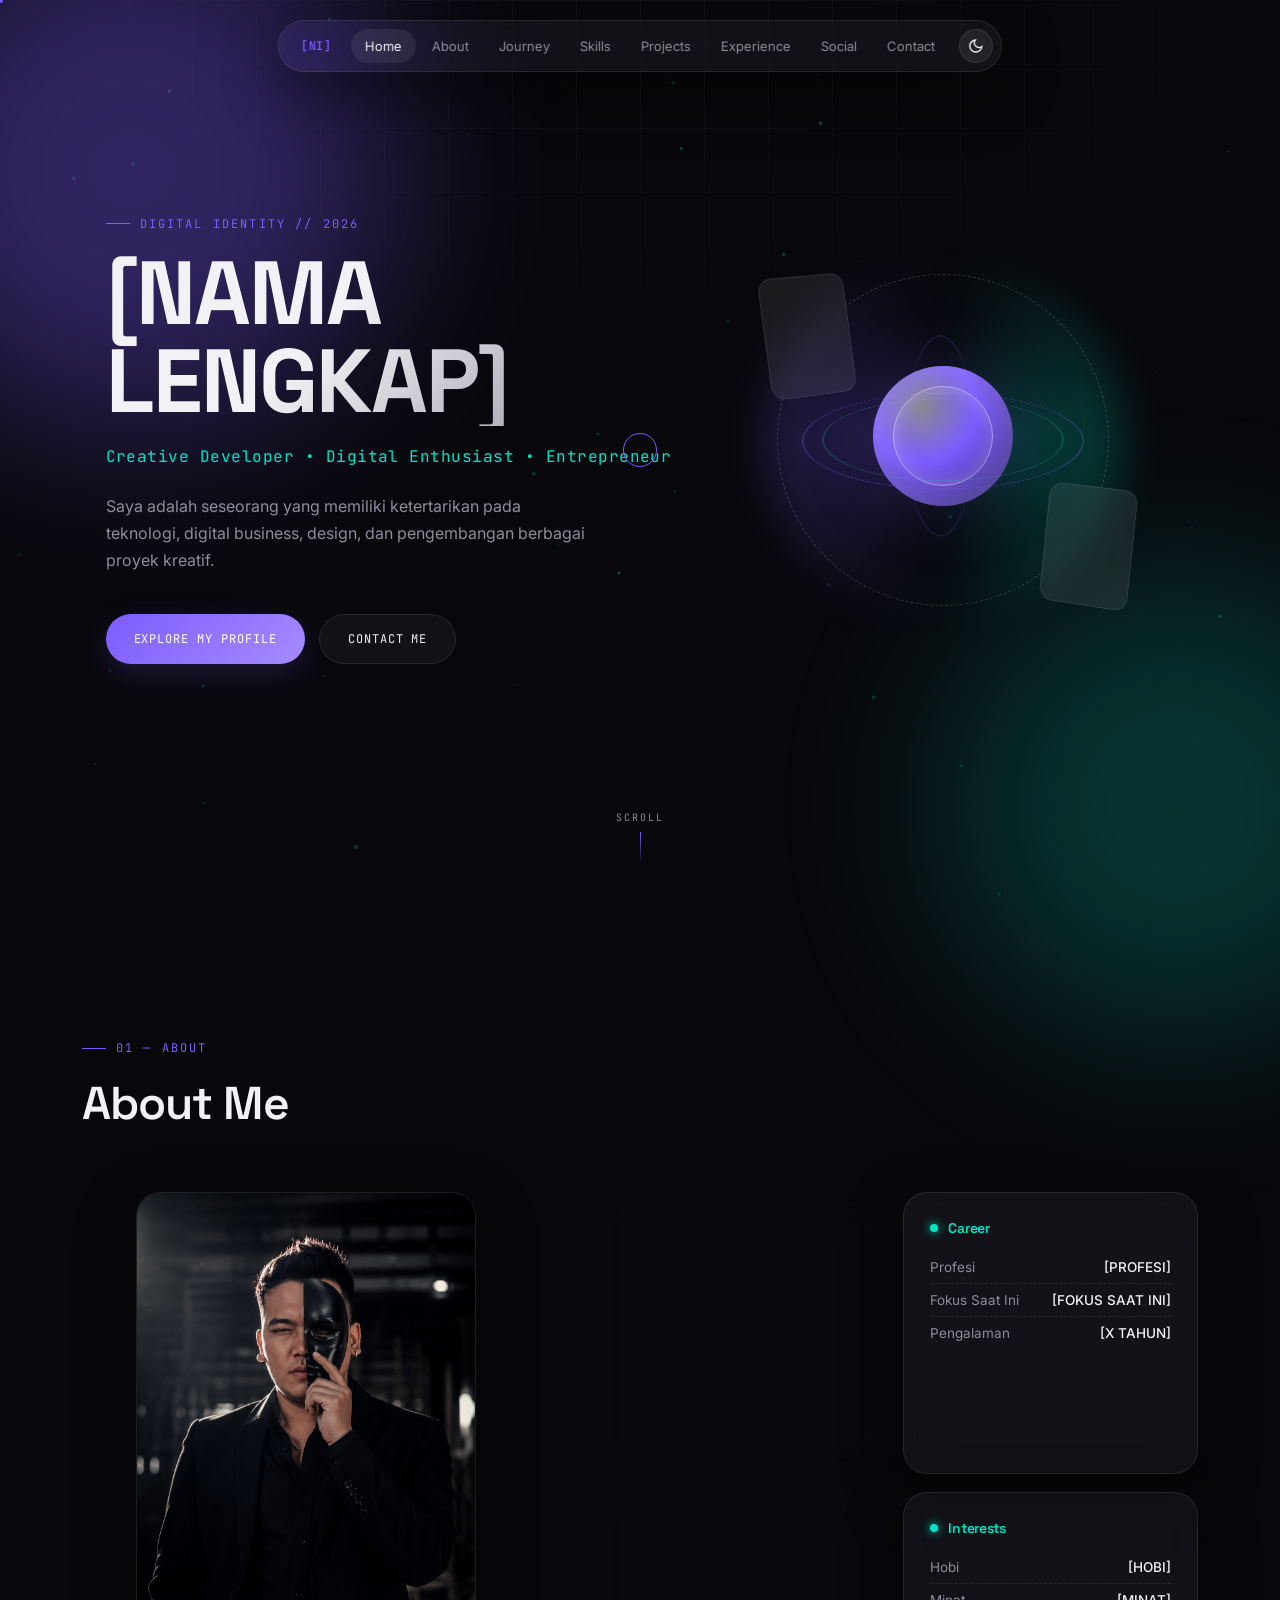
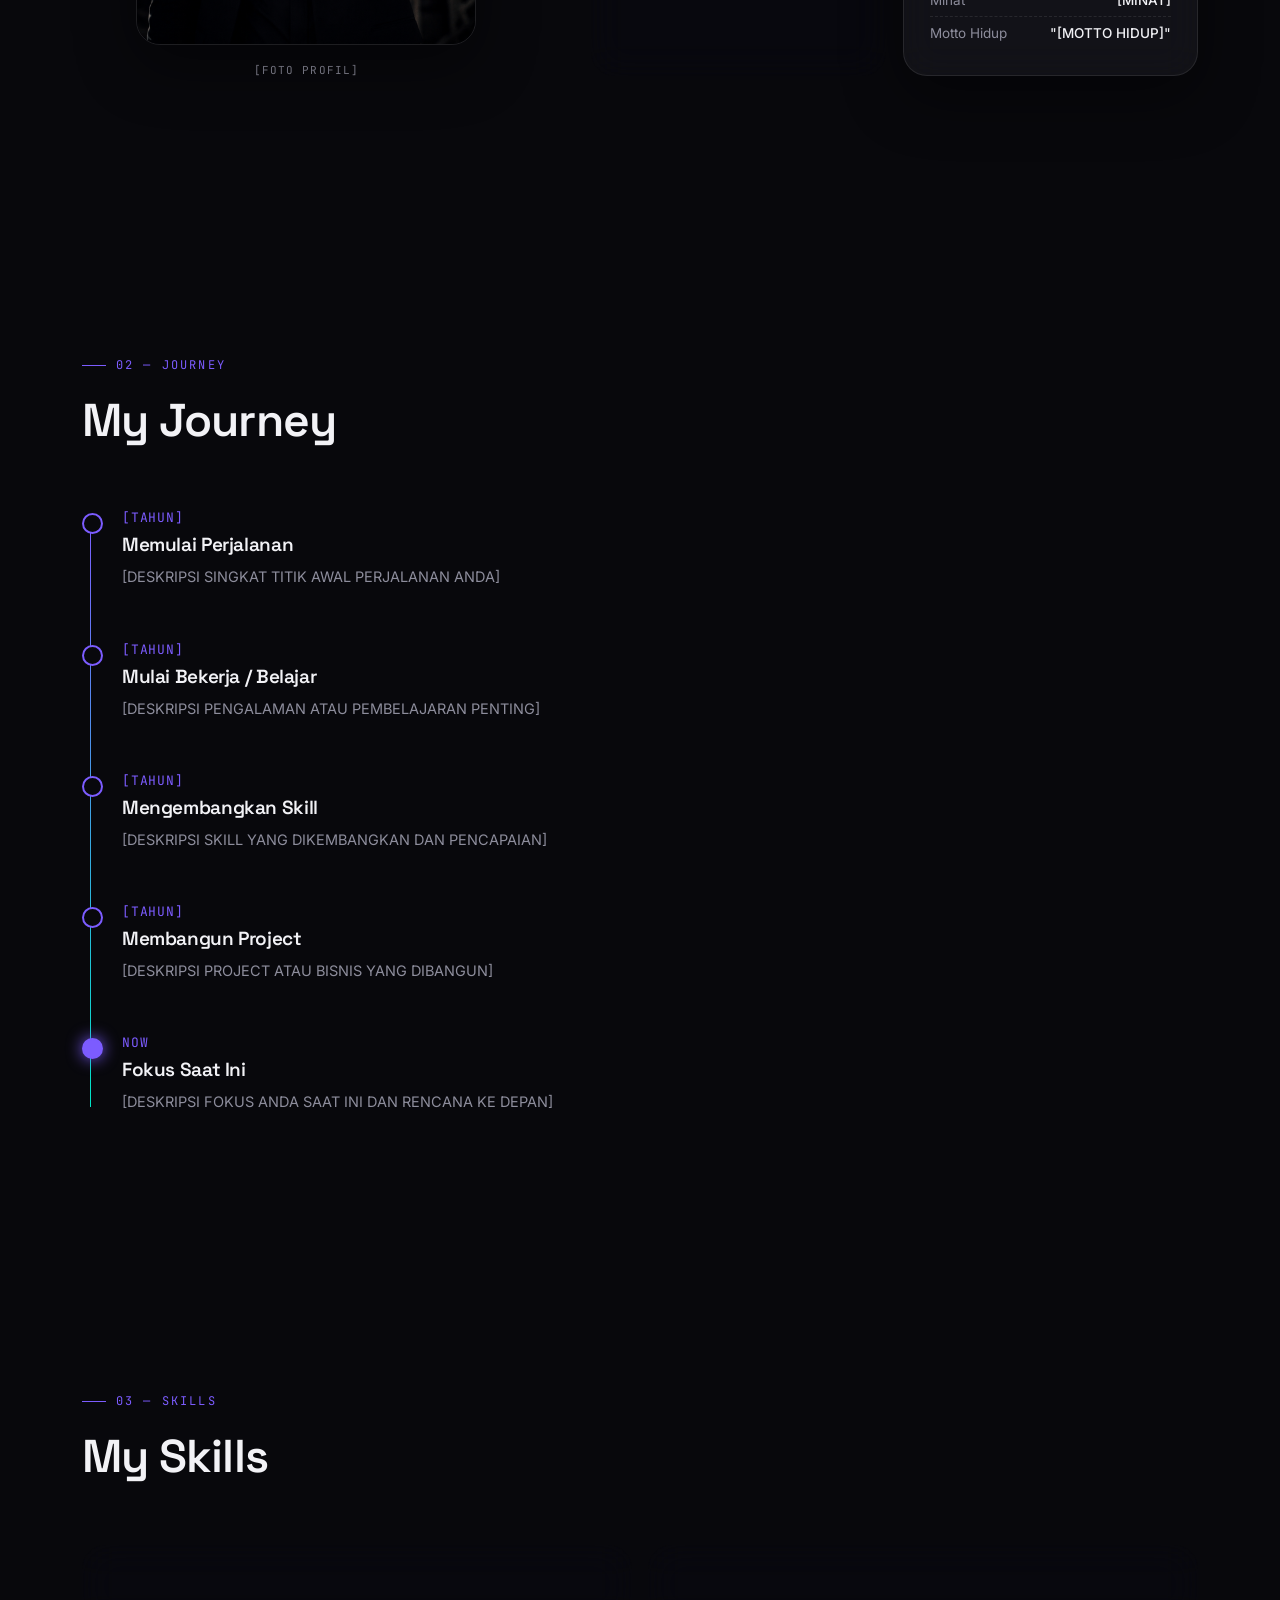
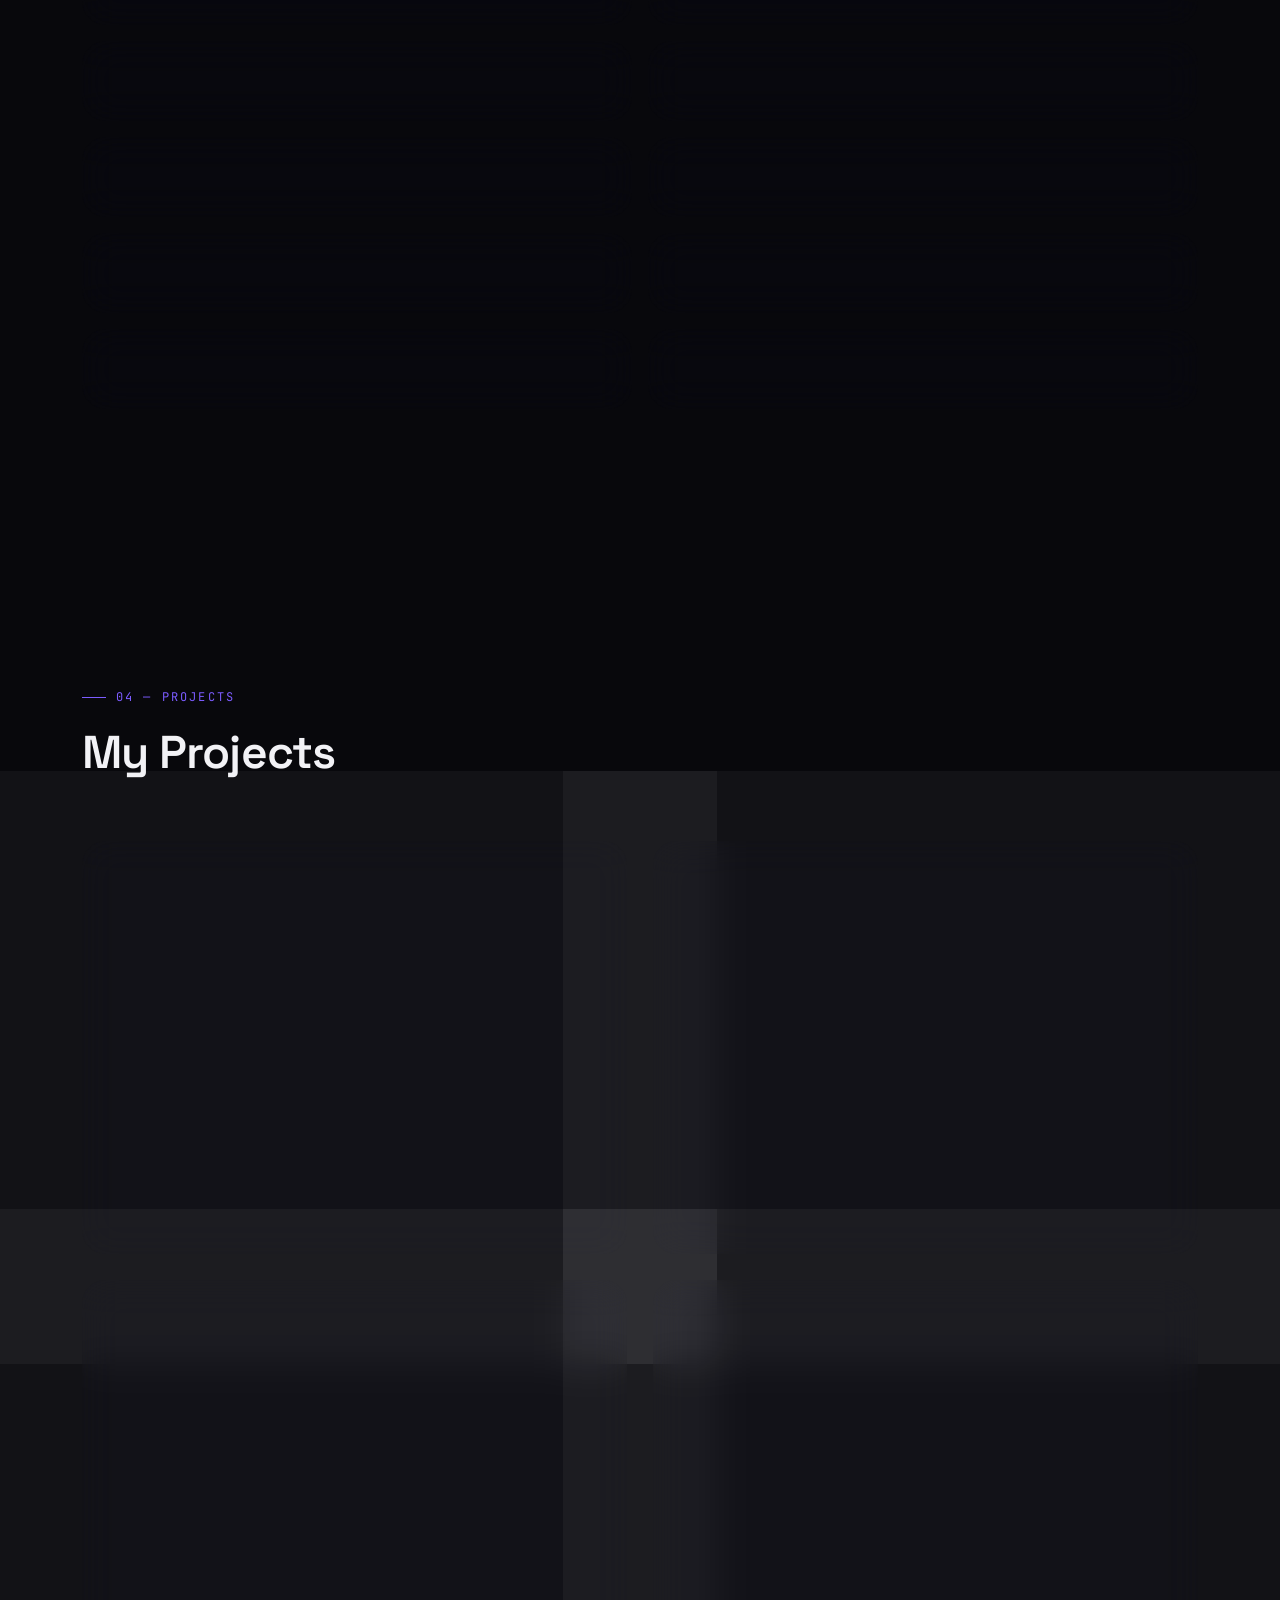
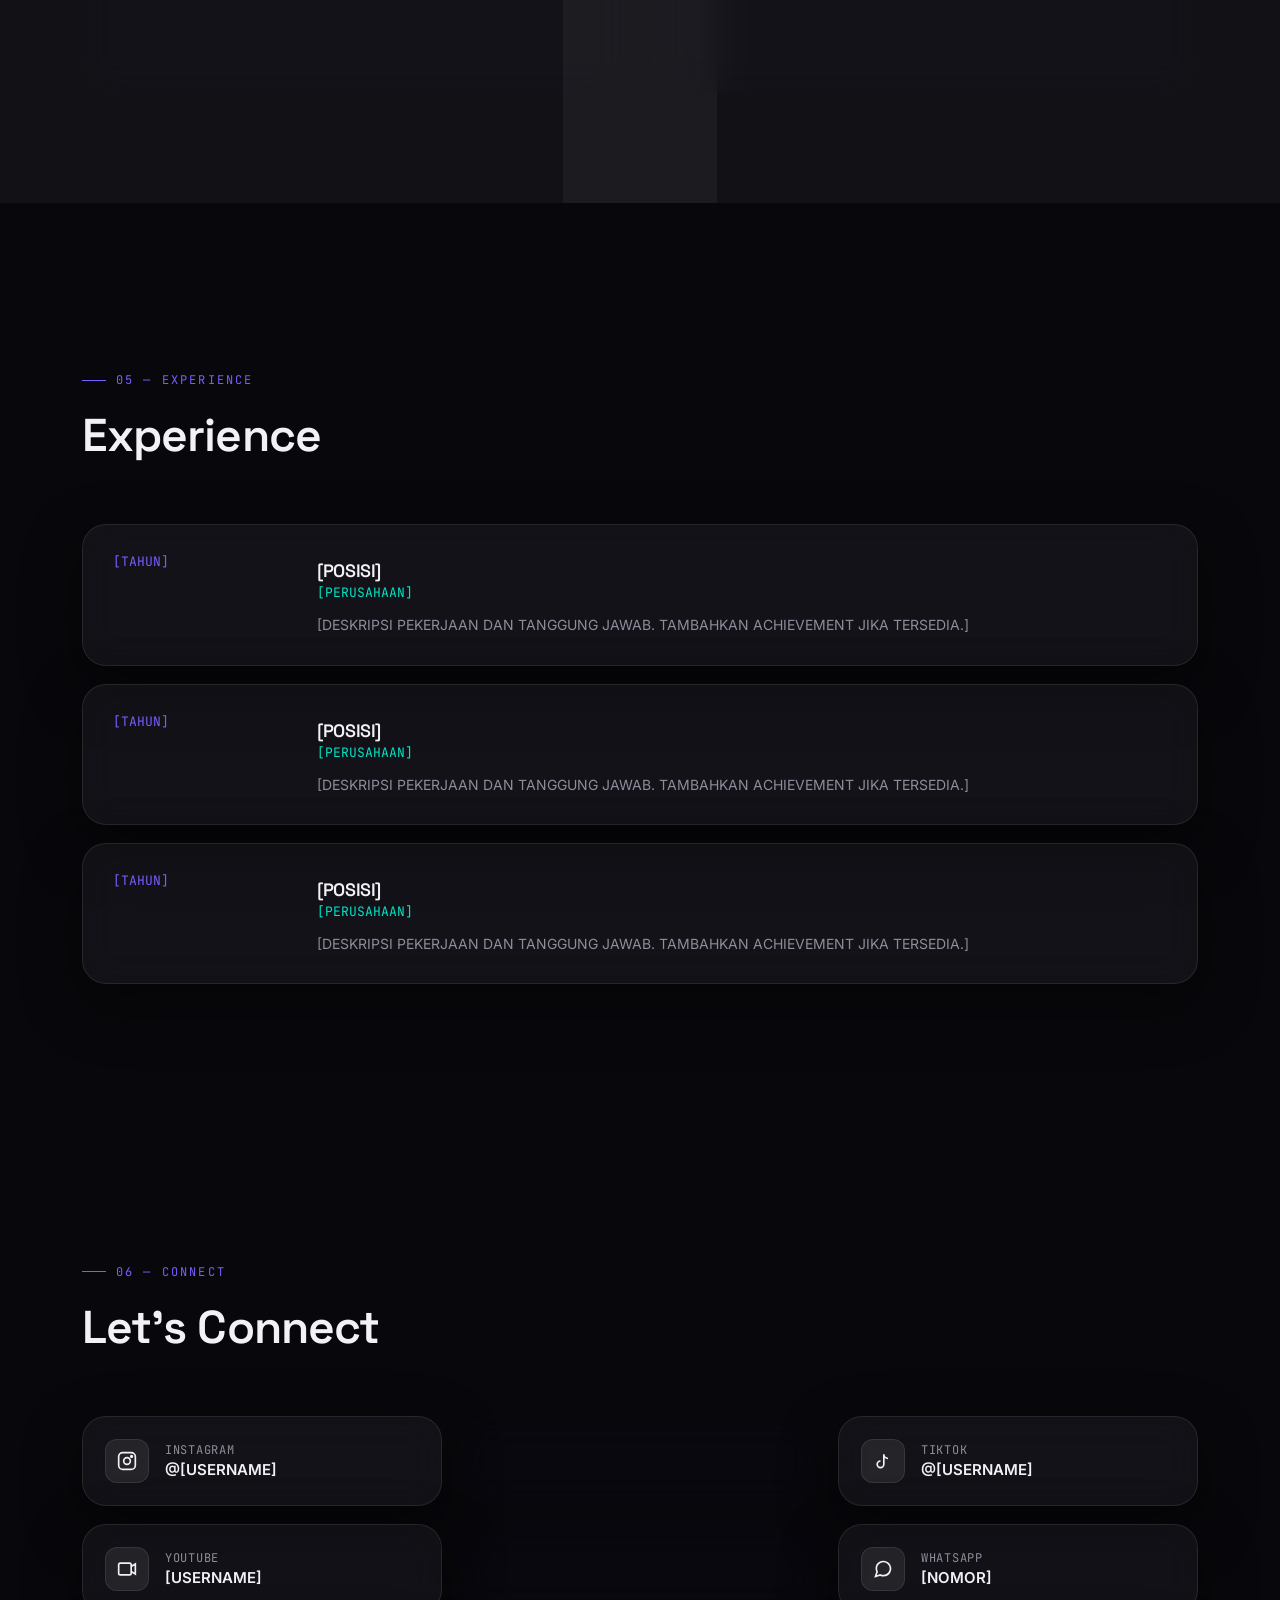
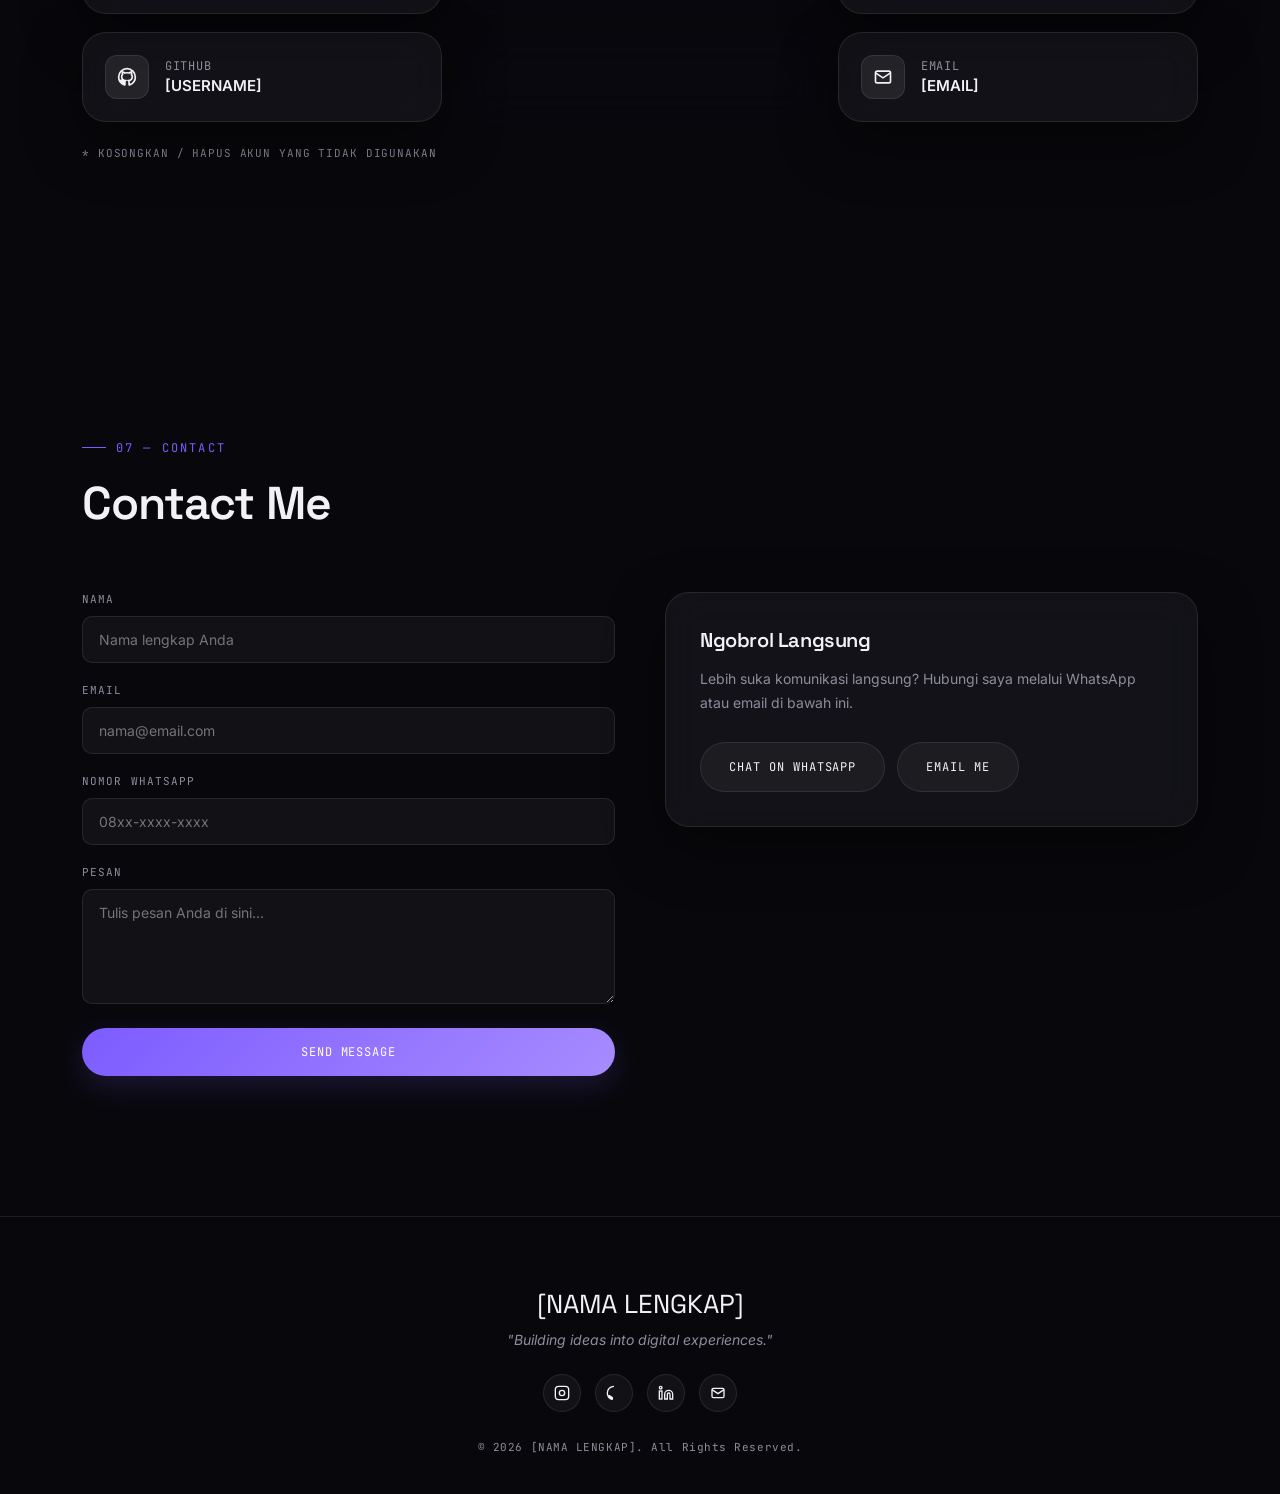
<file: index.html>
<!DOCTYPE html>
<html lang="id" data-theme="dark">
<head>
<meta charset="UTF-8">
<meta name="viewport" content="width=device-width, initial-scale=1.0, viewport-fit=cover">
<title>[NAMA LENGKAP] | Personal Portfolio</title>
<meta name="description" content="Personal portfolio [NAMA LENGKAP], berisi profil, pengalaman, skill, project, dan social media.">

<!-- Open Graph -->
<meta property="og:title" content="[NAMA LENGKAP] | Personal Portfolio">
<meta property="og:description" content="Personal portfolio [NAMA LENGKAP], berisi profil, pengalaman, skill, project, dan social media.">
<meta property="og:type" content="website">
<meta property="og:image" content="assets/og-image.jpg">

<!-- Twitter Card -->
<meta name="twitter:card" content="summary_large_image">
<meta name="twitter:title" content="[NAMA LENGKAP] | Personal Portfolio">
<meta name="twitter:description" content="Personal portfolio [NAMA LENGKAP], berisi profil, pengalaman, skill, project, dan social media.">

<link rel="icon" type="image/png" href="assets/favicon.png">
<link rel="preconnect" href="https://fonts.googleapis.com">
<link rel="preconnect" href="https://fonts.gstatic.com" crossorigin>
<link href="https://fonts.googleapis.com/css2?family=Space+Grotesk:wght@400;500;600;700&family=Inter:wght@300;400;500;600;700&family=JetBrains+Mono:wght@400;500&display=swap" rel="stylesheet">

<style>
/* ============================================
   TOKENS
============================================ */
:root{
  --bg:#08080c;
  --bg-alt:#0d0d14;
  --surface: rgba(255,255,255,0.045);
  --surface-strong: rgba(255,255,255,0.075);
  --border: rgba(255,255,255,0.09);
  --text:#f2f2f6;
  --text-muted:#8d8d9c;
  --accent:#7c5cff;
  --accent-2:#00e5c7;
  --accent-soft: rgba(124,92,255,0.18);
  --shadow: 0 20px 60px rgba(0,0,0,0.45);
  --radius-lg: 24px;
  --radius-md: 16px;
  --radius-sm: 10px;
  --font-display:'Space Grotesk', sans-serif;
  --font-body:'Inter', sans-serif;
  --font-mono:'JetBrains Mono', monospace;
  --ease: cubic-bezier(.19,1,.22,1);
}

[data-theme="light"]{
  --bg:#f4f4f8;
  --bg-alt:#eaeaf1;
  --surface: rgba(20,20,30,0.045);
  --surface-strong: rgba(20,20,30,0.07);
  --border: rgba(20,20,30,0.09);
  --text:#111116;
  --text-muted:#5c5c6b;
  --accent:#5b3ff0;
  --accent-2:#00a894;
  --accent-soft: rgba(91,63,240,0.12);
  --shadow: 0 20px 60px rgba(20,20,30,0.12);
}

*{margin:0;padding:0;box-sizing:border-box;}
html{scroll-behavior:smooth;}
body{
  background:var(--bg);
  color:var(--text);
  font-family:var(--font-body);
  overflow-x:hidden;
  transition:background .5s var(--ease), color .5s var(--ease);
  cursor:none;
}
@media (max-width:900px){ body{ cursor:auto; } }

img{max-width:100%;display:block;}
a{color:inherit;text-decoration:none;}
button{font-family:inherit;cursor:pointer;border:none;background:none;color:inherit;}
::selection{background:var(--accent);color:#fff;}

h1,h2,h3,h4{font-family:var(--font-display);font-weight:600;letter-spacing:-0.02em;}
.eyebrow{
  font-family:var(--font-mono);
  font-size:12px;
  letter-spacing:0.18em;
  text-transform:uppercase;
  color:var(--accent);
  display:flex;align-items:center;gap:10px;
  margin-bottom:18px;
}
.eyebrow::before{content:"";width:24px;height:1px;background:var(--accent);}

.container{max-width:1180px;margin:0 auto;padding:0 32px;}
section{position:relative;padding:140px 0;}
@media (max-width:768px){ section{padding:90px 0;} .container{padding:0 20px;} }

.reveal{opacity:0;transform:translateY(40px);transition:opacity .9s var(--ease), transform .9s var(--ease);}
.reveal.in{opacity:1;transform:translateY(0);}

@media (prefers-reduced-motion: reduce){
  *{animation-duration:0.01ms !important; animation-iteration-count:1 !important; transition-duration:0.01ms !important; scroll-behavior:auto !important;}
}

/* ============================================
   BACKGROUND FX
============================================ */
#bg-canvas{position:fixed;inset:0;z-index:0;pointer-events:none;opacity:.55;}
.spotlight{
  position:fixed;width:620px;height:620px;left:0;top:0;z-index:0;pointer-events:none;
  transform:translate(-50%,-50%);opacity:0;
  background:radial-gradient(circle, rgba(124,92,255,.14) 0%, rgba(0,229,199,.055) 28%, transparent 68%);
  transition:opacity .45s var(--ease);
}
body:hover .spotlight{opacity:1;}
.grid-overlay{
  position:fixed;inset:0;z-index:0;pointer-events:none;
  background-image:
    linear-gradient(var(--border) 1px, transparent 1px),
    linear-gradient(90deg, var(--border) 1px, transparent 1px);
  background-size:64px 64px;
  mask-image:radial-gradient(ellipse 80% 60% at 50% 0%, black, transparent 70%);
  opacity:.5;
}
.orb{
  position:fixed;border-radius:50%;filter:blur(90px);pointer-events:none;z-index:0;
  opacity:.35;
}
.orb-1{width:520px;height:520px;background:var(--accent);top:-10%;left:-10%;}
.orb-2{width:460px;height:460px;background:var(--accent-2);bottom:-15%;right:-10%;opacity:.2;}

/* ============================================
   CURSOR
============================================ */
.cursor-dot,.cursor-ring{
  position:fixed;top:0;left:0;pointer-events:none;z-index:9999;
  border-radius:50%;transform:translate(-50%,-50%);
}
.cursor-dot{width:6px;height:6px;background:var(--accent);}
.cursor-ring{width:34px;height:34px;border:1px solid var(--accent);transition:width .25s var(--ease),height .25s var(--ease),opacity .25s var(--ease), border-color .25s;}
.cursor-ring.hover{width:56px;height:56px;background:var(--accent-soft);}
@media (max-width:900px){ .cursor-dot,.cursor-ring{display:none;} }

/* ============================================
   LOADER
============================================ */
#loader{
  position:fixed;inset:0;z-index:10000;
  background:var(--bg);
  display:flex;flex-direction:column;align-items:center;justify-content:center;gap:22px;
  transition:opacity .8s var(--ease), transform .8s var(--ease);
}
#loader.hide{opacity:0;transform:scale(1.04);pointer-events:none;}
.loader-mark{
  font-family:var(--font-display);font-size:15vw;max-font-size:120px;font-weight:700;
  font-size:clamp(48px,10vw,110px);
  background:linear-gradient(135deg,var(--text),var(--accent));
  -webkit-background-clip:text;background-clip:text;color:transparent;
  letter-spacing:-0.03em;
}
.loader-bar{width:220px;height:2px;background:var(--border);border-radius:2px;overflow:hidden;}
.loader-bar span{display:block;height:100%;width:0%;background:linear-gradient(90deg,var(--accent),var(--accent-2));animation:loadbar 1.6s var(--ease) forwards;}
@keyframes loadbar{to{width:100%;}}
.loader-label{font-family:var(--font-mono);font-size:11px;letter-spacing:.2em;color:var(--text-muted);text-transform:uppercase;}

/* ============================================
   NAVBAR
============================================ */
#navbar{
  position:fixed;top:20px;left:50%;transform:translateX(-50%);
  z-index:1000;
  display:flex;align-items:center;gap:6px;
  padding:8px;
  background:var(--surface);
  backdrop-filter:blur(20px) saturate(160%);
  -webkit-backdrop-filter:blur(20px) saturate(160%);
  border:1px solid var(--border);
  border-radius:100px;
  box-shadow:var(--shadow);
  transition:top .4s var(--ease), background .4s;
}
#scroll-progress{position:fixed;top:0;left:0;width:0;height:2px;z-index:1002;background:linear-gradient(90deg,var(--accent),var(--accent-2));box-shadow:0 0 14px var(--accent);}
.nav-logo{
  font-family:var(--font-mono);font-size:12px;font-weight:500;
  padding:0 14px;color:var(--accent);letter-spacing:.05em;
}
.nav-links{display:flex;gap:2px;}
.nav-links a{
  font-size:13px;padding:9px 14px;border-radius:100px;color:var(--text-muted);
  transition:color .3s, background .3s;position:relative;
}
.nav-links a:hover{color:var(--text);}
.nav-links a.active{color:var(--text);background:var(--surface-strong);}
.nav-toggle{
  width:34px;height:34px;border-radius:50%;background:var(--surface-strong);
  display:flex;align-items:center;justify-content:center;margin-left:4px;
  border:1px solid var(--border);
}
.nav-hamburger{display:none;width:38px;height:38px;border-radius:50%;background:var(--surface-strong);align-items:center;justify-content:center;border:1px solid var(--border);}
@media (max-width:860px){
  .nav-links{display:none;}
  .nav-hamburger{display:flex;}
}
#mobile-menu{
  position:fixed;inset:0;z-index:999;background:var(--bg);
  display:flex;flex-direction:column;align-items:center;justify-content:center;gap:26px;
  opacity:0;pointer-events:none;transition:opacity .4s var(--ease);
}
#mobile-menu.open{opacity:1;pointer-events:auto;}
#mobile-menu a{font-family:var(--font-display);font-size:28px;color:var(--text);}
#mobile-menu .close-btn{position:absolute;top:28px;right:28px;width:42px;height:42px;border-radius:50%;background:var(--surface-strong);display:flex;align-items:center;justify-content:center;border:1px solid var(--border);}

/* ============================================
   GLASS CARD BASE
============================================ */
.glass{
  background:var(--surface);
  backdrop-filter:blur(18px) saturate(160%);
  -webkit-backdrop-filter:blur(18px) saturate(160%);
  border:1px solid var(--border);
  border-radius:var(--radius-lg);
  box-shadow:var(--shadow);
}

/* ============================================
   HERO
============================================ */
#hero{
  min-height:100vh;display:flex;align-items:center;position:relative;
  padding-top:120px;
}
.hero-grid{
  display:grid;grid-template-columns:1.1fr 0.9fr;align-items:center;gap:40px;
}
@media (max-width:900px){ .hero-grid{grid-template-columns:1fr;text-align:center;} }

.hero-name{
  font-size:clamp(46px,7vw,92px);line-height:0.98;font-weight:700;
  background:linear-gradient(135deg,var(--text) 40%, var(--text-muted));
  -webkit-background-clip:text;background-clip:text;color:transparent;
}
.hero-role{
  font-family:var(--font-mono);font-size:clamp(13px,1.6vw,16px);
  color:var(--accent-2);margin-top:20px;letter-spacing:.03em;
}
.hero-desc{
  margin-top:26px;max-width:480px;color:var(--text-muted);font-size:16px;line-height:1.7;
}
@media (max-width:900px){ .hero-desc{margin-inline:auto;} }
.hero-cta{display:flex;gap:14px;margin-top:40px;flex-wrap:wrap;}
@media (max-width:900px){ .hero-cta{justify-content:center;} }

.btn{
  font-family:var(--font-mono);font-size:12px;letter-spacing:.08em;text-transform:uppercase;
  padding:16px 28px;border-radius:100px;display:inline-flex;align-items:center;gap:10px;
  transition:transform .35s var(--ease), box-shadow .35s var(--ease), background .35s;
}
.btn-primary{
  background:linear-gradient(135deg,var(--accent),#a78bff);color:#fff;
  box-shadow:0 10px 30px var(--accent-soft);
}
.btn-primary:hover{transform:translateY(-3px);box-shadow:0 16px 40px var(--accent-soft);}
.btn-ghost{
  border:1px solid var(--border);background:var(--surface);color:var(--text);
}
.btn-ghost:hover{transform:translateY(-3px);background:var(--surface-strong);}

.hero-stage{
  position:relative;height:460px;display:flex;align-items:center;justify-content:center;
  perspective:1200px;
}
.hero-stage::before{content:"";position:absolute;width:360px;height:360px;border-radius:50%;background:conic-gradient(from 180deg,transparent,var(--accent),transparent,var(--accent-2),transparent);filter:blur(22px);opacity:.22;animation:spin 12s linear infinite;}
.hero-stage::after{content:"";position:absolute;width:330px;height:330px;border:1px dashed rgba(255,255,255,.18);border-radius:50%;animation:spin 18s linear infinite reverse;}
@keyframes spin{to{transform:rotate(360deg);}}
.hero-3d{
  position:relative;width:280px;height:280px;transform-style:preserve-3d;
  animation:floaty 6s ease-in-out infinite;
}
.hero-3d{z-index:1;will-change:transform;}
@keyframes floaty{0%,100%{transform:translateY(0px) rotateX(0deg);}50%{transform:translateY(-18px) rotateX(4deg);}}
.ring{
  position:absolute;inset:0;border-radius:50%;border:1px solid var(--accent);
  opacity:.5;
}
.ring1{transform:rotateX(70deg) rotateZ(10deg);}
.ring2{transform:rotateX(70deg) rotateZ(70deg);border-color:var(--accent-2);opacity:.35;inset:20px;}
.ring3{transform:rotateY(70deg) rotateZ(40deg);inset:40px;opacity:.3;}
.core-sphere{
  position:absolute;inset:70px;border-radius:50%;
  background:radial-gradient(circle at 35% 30%, rgba(255,255,255,.5), var(--accent) 40%, #241a55 100%);
  box-shadow:0 0 80px var(--accent-soft), inset 0 0 40px rgba(255,255,255,.2);
  animation:pulse 4s ease-in-out infinite;
}
.core-sphere::after{content:"";position:absolute;inset:14%;border-radius:inherit;border:1px solid rgba(255,255,255,.42);box-shadow:inset 0 0 18px rgba(255,255,255,.2);}
@keyframes pulse{0%,100%{filter:brightness(1);}50%{filter:brightness(1.15);}}
.glass-panel{
  position:absolute;width:90px;height:120px;border-radius:14px;
  background:var(--surface-strong);border:1px solid var(--border);
  backdrop-filter:blur(10px);
}
.gp1{top:-20px;left:-40px;transform:rotateY(25deg) rotateZ(-8deg);animation:panelfloat 5s ease-in-out infinite;}
.gp2{bottom:-30px;right:-50px;transform:rotateY(-20deg) rotateZ(6deg);animation:panelfloat 5.5s ease-in-out infinite reverse;}
@keyframes panelfloat{0%,100%{transform:translateY(0) rotateY(25deg) rotateZ(-8deg);}50%{transform:translateY(-14px) rotateY(20deg) rotateZ(-4deg);}}

.scroll-hint{
  position:absolute;bottom:36px;left:50%;transform:translateX(-50%);
  display:flex;flex-direction:column;align-items:center;gap:8px;
  font-family:var(--font-mono);font-size:10px;letter-spacing:.2em;color:var(--text-muted);
  text-transform:uppercase;
}
.scroll-hint .line{width:1px;height:32px;background:linear-gradient(var(--accent),transparent);animation:scrolldown 2s ease-in-out infinite;}
@keyframes scrolldown{0%{transform:scaleY(0);transform-origin:top;}50%{transform:scaleY(1);transform-origin:top;}51%{transform-origin:bottom;}100%{transform:scaleY(0);transform-origin:bottom;}}

/* ============================================
   SECTION HEAD
============================================ */
.section-head{margin-bottom:60px;max-width:640px;}
.section-title{font-size:clamp(30px,4vw,46px);}

/* ============================================
   PROFILE PHOTO (About)
============================================ */
.about-grid{display:grid;grid-template-columns:0.85fr 1.15fr;gap:60px;align-items:start;}
@media (max-width:900px){ .about-grid{grid-template-columns:1fr;} }

.photo-frame{
  position:relative;width:100%;max-width:340px;aspect-ratio:3/4;margin:0 auto;
  border-radius:var(--radius-lg);overflow:hidden;
  border:1px solid var(--border);
  transform-style:preserve-3d;transition:transform .5s var(--ease);
  box-shadow:var(--shadow);
}
.photo-frame img{width:100%;height:100%;object-fit:cover;transition:transform .6s var(--ease);}
.photo-frame:hover img{transform:scale(1.08);}
.photo-frame::after{
  content:"";position:absolute;inset:0;border-radius:inherit;
  box-shadow:inset 0 0 0 1px var(--border), 0 0 40px var(--accent-soft);
  opacity:0;transition:opacity .4s;
}
.photo-frame:hover::after{opacity:1;}
.photo-caption{text-align:center;margin-top:18px;font-family:var(--font-mono);font-size:11px;color:var(--text-muted);letter-spacing:.1em;text-transform:uppercase;}

.info-cards{display:grid;grid-template-columns:1fr 1fr;gap:18px;}
@media (max-width:600px){ .info-cards{grid-template-columns:1fr;} }
.info-card{
  padding:26px;transition:transform .4s var(--ease), border-color .4s;
}
.info-card:hover{transform:translateY(-6px);border-color:var(--accent);}
.info-card h4{font-size:14px;margin-bottom:14px;display:flex;align-items:center;gap:10px;color:var(--accent-2);}
.info-card .icon-dot{width:8px;height:8px;border-radius:50%;background:var(--accent-2);box-shadow:0 0 10px var(--accent-2);}
.info-row{display:flex;justify-content:space-between;padding:8px 0;border-bottom:1px dashed var(--border);font-size:13.5px;}
.info-row:last-child{border-bottom:none;}
.info-row .label{color:var(--text-muted);}
.info-row .value{font-weight:500;text-align:right;}

/* ============================================
   JOURNEY TIMELINE
============================================ */
.timeline{position:relative;margin-top:20px;padding-left:40px;}
.timeline::before{content:"";position:absolute;left:8px;top:6px;bottom:6px;width:1px;background:linear-gradient(var(--accent),var(--accent-2));}
.timeline-item{position:relative;padding-bottom:52px;}
.timeline-item:last-child{padding-bottom:0;}
.timeline-item::before{
  content:"";position:absolute;left:-40px;top:4px;width:17px;height:17px;border-radius:50%;
  background:var(--bg);border:2px solid var(--accent);
}
.timeline-item.now::before{background:var(--accent);box-shadow:0 0 16px var(--accent);}
.timeline-year{font-family:var(--font-mono);color:var(--accent);font-size:13px;letter-spacing:.06em;}
.timeline-item h4{margin:6px 0 8px;font-size:19px;}
.timeline-item p{color:var(--text-muted);font-size:14.5px;line-height:1.6;max-width:560px;}

/* ============================================
   SKILLS
============================================ */
.skills-grid{display:grid;grid-template-columns:1fr 1fr;gap:16px;}
@media (max-width:700px){ .skills-grid{grid-template-columns:1fr;} }
.skill-card{padding:22px 26px;}
.skill-top{display:flex;justify-content:space-between;margin-bottom:10px;font-size:14px;}
.skill-top .pct{font-family:var(--font-mono);color:var(--accent-2);}
.skill-track{height:6px;border-radius:6px;background:var(--surface-strong);overflow:hidden;}
.skill-fill{height:100%;border-radius:6px;width:0%;background:linear-gradient(90deg,var(--accent),var(--accent-2));transition:width 1.4s var(--ease);}

/* ============================================
   PROJECTS
============================================ */
.projects-grid{display:grid;grid-template-columns:repeat(2,1fr);gap:26px;}
@media (max-width:800px){ .projects-grid{grid-template-columns:1fr;} }
.project-card{
  position:relative;overflow:hidden;padding:0;
  transform-style:preserve-3d;transition:transform .5s var(--ease), box-shadow .5s var(--ease);
}
.project-card:hover{transform:translateY(-10px) rotateX(4deg) rotateY(-3deg);box-shadow:0 30px 70px rgba(0,0,0,.5);}
.project-thumb{
  height:190px;background:linear-gradient(135deg,var(--surface-strong),var(--bg-alt));
  display:flex;align-items:center;justify-content:center;
  font-family:var(--font-mono);font-size:11px;color:var(--text-muted);letter-spacing:.15em;text-transform:uppercase;
  position:relative;overflow:hidden;
}
.project-card:nth-child(2) .project-thumb::before{background:radial-gradient(circle at 72% 28%,rgba(0,229,199,.28),transparent 52%),linear-gradient(135deg,transparent 45%,rgba(124,92,255,.2));}
.project-card:nth-child(3) .project-thumb::before{background:repeating-linear-gradient(90deg,transparent 0 18px,rgba(0,229,199,.09) 19px 20px),radial-gradient(circle at 25% 70%,var(--accent-soft),transparent 55%);}
.project-card:nth-child(4) .project-thumb::before{background:linear-gradient(135deg,rgba(0,229,199,.18),transparent 40%),radial-gradient(circle at 75% 75%,var(--accent-soft),transparent 50%);}
.project-thumb::after{content:"✦";position:absolute;right:20px;bottom:14px;font-size:34px;color:var(--accent-2);opacity:.55;animation:twinkle 2.8s ease-in-out infinite;}
@keyframes twinkle{50%{transform:scale(1.35) rotate(24deg);opacity:1;}}
.project-thumb::before{
  content:"";position:absolute;inset:0;
  background:radial-gradient(circle at 30% 20%, var(--accent-soft), transparent 60%);
}
.project-body{padding:26px;}
.project-body h4{font-size:19px;margin-bottom:8px;}
.project-body p{color:var(--text-muted);font-size:13.5px;line-height:1.6;margin-bottom:16px;}
.project-tags{display:flex;flex-wrap:wrap;gap:8px;margin-bottom:18px;}
.tag{font-family:var(--font-mono);font-size:10.5px;padding:5px 10px;border-radius:100px;background:var(--surface-strong);border:1px solid var(--border);color:var(--text-muted);}
.project-meta{display:flex;justify-content:space-between;font-size:12px;color:var(--text-muted);margin-bottom:18px;font-family:var(--font-mono);}
.project-link{font-family:var(--font-mono);font-size:12px;letter-spacing:.06em;text-transform:uppercase;color:var(--accent-2);display:inline-flex;align-items:center;gap:8px;}
.project-link span{transition:transform .3s;}
.project-card:hover .project-link span{transform:translateX(4px);}

/* ============================================
   EXPERIENCE
============================================ */
.exp-list{display:flex;flex-direction:column;gap:18px;}
.exp-card{padding:28px 30px;display:grid;grid-template-columns:180px 1fr;gap:24px;transition:border-color .3s, transform .3s;}
.exp-card:hover{transform:translateX(6px);border-color:var(--accent);}
@media (max-width:700px){ .exp-card{grid-template-columns:1fr;gap:10px;} }
.exp-year{font-family:var(--font-mono);color:var(--accent);font-size:13px;}
.exp-card h4{font-size:18px;margin-top:6px;}
.exp-card .company{color:var(--accent-2);font-size:13px;margin-top:2px;font-family:var(--font-mono);}
.exp-card p{color:var(--text-muted);font-size:14px;line-height:1.65;margin-top:12px;}

/* ============================================
   SOCIAL
============================================ */
.social-grid{display:grid;grid-template-columns:repeat(3,1fr);gap:18px;}
@media (max-width:800px){ .social-grid{grid-template-columns:repeat(2,1fr);} }
@media (max-width:500px){ .social-grid{grid-template-columns:1fr;} }
.social-card{
  padding:22px;display:flex;align-items:center;gap:16px;
  transition:transform .35s var(--ease), border-color .35s;
}
.social-card:hover{transform:translateY(-6px) scale(1.02);border-color:var(--accent);}
.social-icon{
  width:44px;height:44px;border-radius:12px;background:var(--surface-strong);
  display:flex;align-items:center;justify-content:center;flex-shrink:0;
  border:1px solid var(--border);
}
.social-icon svg{width:20px;height:20px;stroke:var(--text);}
.social-info .platform{font-size:12px;color:var(--text-muted);font-family:var(--font-mono);text-transform:uppercase;letter-spacing:.06em;}
.social-info .handle{font-size:15px;font-weight:600;margin-top:2px;}

/* ============================================
   CONTACT
============================================ */
.contact-grid{display:grid;grid-template-columns:1fr 1fr;gap:50px;}
@media (max-width:800px){ .contact-grid{grid-template-columns:1fr;} }
.field{margin-bottom:20px;}
.field label{display:block;font-family:var(--font-mono);font-size:11px;letter-spacing:.1em;text-transform:uppercase;color:var(--text-muted);margin-bottom:10px;}
.field input,.field textarea{
  width:100%;padding:14px 16px;border-radius:var(--radius-sm);
  background:var(--surface);border:1px solid var(--border);color:var(--text);
  font-family:var(--font-body);font-size:14px;transition:border-color .3s, background .3s;
}
.field input:focus,.field textarea:focus{outline:none;border-color:var(--accent);background:var(--surface-strong);}
.field.error input,.field.error textarea{border-color:#ff5c5c;}
.field .err-msg{display:none;color:#ff8080;font-size:11.5px;margin-top:6px;font-family:var(--font-mono);}
.field.error .err-msg{display:block;}
.contact-alt{display:flex;gap:12px;margin-top:28px;flex-wrap:wrap;}
.contact-side{padding:34px;height:fit-content;}
.contact-side h4{font-size:20px;margin-bottom:14px;}
.contact-side p{color:var(--text-muted);font-size:14px;line-height:1.7;margin-bottom:24px;}
.form-status{margin-top:16px;font-family:var(--font-mono);font-size:12.5px;color:var(--accent-2);display:none;}
.form-status.show{display:block;}

/* ============================================
   FOOTER
============================================ */
footer{padding:70px 0 40px;text-align:center;border-top:1px solid var(--border);}
.footer-name{font-family:var(--font-display);font-size:26px;margin-bottom:10px;}
.footer-quote{color:var(--text-muted);font-size:14px;font-style:italic;margin-bottom:26px;}
.footer-socials{display:flex;justify-content:center;gap:14px;margin-bottom:28px;}
.footer-socials a{width:38px;height:38px;border-radius:50%;background:var(--surface);border:1px solid var(--border);display:flex;align-items:center;justify-content:center;transition:transform .3s, background .3s;}
.footer-socials a:hover{transform:translateY(-4px);background:var(--surface-strong);}
.footer-socials svg{width:16px;height:16px;stroke:var(--text);}
.copyright{font-family:var(--font-mono);font-size:11px;color:var(--text-muted);letter-spacing:.05em;}

/* skip link */
.skip-link{position:absolute;left:-999px;top:0;background:var(--accent);color:#fff;padding:10px 16px;z-index:10001;border-radius:0 0 8px 0;}
.skip-link:focus{left:0;}
:focus-visible{outline:2px solid var(--accent);outline-offset:3px;}
@media (prefers-reduced-motion: no-preference){
  .glass{transition:transform .35s var(--ease),border-color .35s var(--ease),background .35s var(--ease);}
  .glass:hover{background:var(--surface-strong);}
}
</style>
</head>
<body>

<a href="#hero" class="skip-link">Skip to content</a>

<!-- LOADER -->
<div id="loader">
  <div class="loader-mark">[NI]</div>
  <div class="loader-bar"><span></span></div>
  <div class="loader-label">Loading Profile...</div>
</div>

<!-- BACKGROUND -->
<canvas id="bg-canvas"></canvas>
<div class="spotlight" id="spotlight"></div>
<div class="grid-overlay"></div>
<div class="orb orb-1"></div>
<div class="orb orb-2"></div>

<!-- CURSOR -->
<div class="cursor-dot" id="cursorDot"></div>
<div class="cursor-ring" id="cursorRing"></div>
<div id="scroll-progress" aria-hidden="true"></div>

<!-- NAVBAR -->
<nav id="navbar">
  <div class="nav-logo">[NI]</div>
  <div class="nav-links">
    <a href="#hero" class="nav-link active">Home</a>
    <a href="#about" class="nav-link">About</a>
    <a href="#journey" class="nav-link">Journey</a>
    <a href="#skills" class="nav-link">Skills</a>
    <a href="#projects" class="nav-link">Projects</a>
    <a href="#experience" class="nav-link">Experience</a>
    <a href="#social" class="nav-link">Social</a>
    <a href="#contact" class="nav-link">Contact</a>
  </div>
  <button class="nav-toggle" id="themeToggle" aria-label="Toggle dark/light mode">
    <svg id="themeIcon" width="16" height="16" viewBox="0 0 24 24" fill="none" stroke="currentColor" stroke-width="2"><path d="M21 12.79A9 9 0 1111.21 3 7 7 0 0021 12.79z"/></svg>
  </button>
  <button class="nav-hamburger" id="hamburgerBtn" aria-label="Open menu">
    <svg width="16" height="16" viewBox="0 0 24 24" fill="none" stroke="currentColor" stroke-width="2"><line x1="3" y1="6" x2="21" y2="6"/><line x1="3" y1="12" x2="21" y2="12"/><line x1="3" y1="18" x2="21" y2="18"/></svg>
  </button>
</nav>

<div id="mobile-menu">
  <button class="close-btn" id="closeMenuBtn" aria-label="Close menu">
    <svg width="18" height="18" viewBox="0 0 24 24" fill="none" stroke="currentColor" stroke-width="2"><line x1="18" y1="6" x2="6" y2="18"/><line x1="6" y1="6" x2="18" y2="18"/></svg>
  </button>
  <a href="#hero" class="mobile-link">Home</a>
  <a href="#about" class="mobile-link">About</a>
  <a href="#journey" class="mobile-link">Journey</a>
  <a href="#skills" class="mobile-link">Skills</a>
  <a href="#projects" class="mobile-link">Projects</a>
  <a href="#experience" class="mobile-link">Experience</a>
  <a href="#social" class="mobile-link">Social</a>
  <a href="#contact" class="mobile-link">Contact</a>
</div>

<!-- HERO -->
<section id="hero">
  <div class="container hero-grid">
    <div>
      <div class="eyebrow">Digital Identity // 2026</div>
      <h1 class="hero-name">[NAMA<br>LENGKAP]</h1>
      <div class="hero-role">Creative Developer • Digital Enthusiast • Entrepreneur</div>
      <p class="hero-desc">Saya adalah seseorang yang memiliki ketertarikan pada teknologi, digital business, design, dan pengembangan berbagai proyek kreatif.</p>
      <div class="hero-cta">
        <a href="#about" class="btn btn-primary">Explore My Profile</a>
        <a href="#contact" class="btn btn-ghost">Contact Me</a>
      </div>
    </div>
    <div class="hero-stage" id="heroStage">
      <div class="hero-3d" id="hero3d">
        <div class="ring ring1"></div>
        <div class="ring ring2"></div>
        <div class="ring ring3"></div>
        <div class="glass-panel gp1"></div>
        <div class="glass-panel gp2"></div>
        <div class="core-sphere"></div>
      </div>
    </div>
  </div>
  <div class="scroll-hint"><span>Scroll</span><div class="line"></div></div>
</section>

<!-- ABOUT -->
<section id="about">
  <div class="container">
    <div class="section-head reveal">
      <div class="eyebrow">01 — About</div>
      <h2 class="section-title">About Me</h2>
    </div>
    <div class="about-grid">
      <div class="reveal">
        <div class="photo-frame">
          <img src="profile-photo.jpg" alt="Foto profil [NAMA LENGKAP]">
        </div>
        <div class="photo-caption">[FOTO PROFIL]</div>
      </div>
      <div class="info-cards">
        <div class="info-card glass reveal">
          <h4><span class="icon-dot"></span>Personal Information</h4>
          <div class="info-row"><span class="label">Nama Lengkap</span><span class="value">[NAMA LENGKAP]</span></div>
          <div class="info-row"><span class="label">Nama Panggilan</span><span class="value">[NAMA PANGGILAN]</span></div>
          <div class="info-row"><span class="label">Tempat, Tanggal Lahir</span><span class="value">[TEMPAT], [TANGGAL LAHIR]</span></div>
          <div class="info-row"><span class="label">Domisili</span><span class="value">[KOTA / NEGARA]</span></div>
          <div class="info-row"><span class="label">Status</span><span class="value">[STATUS]</span></div>
        </div>
        <div class="info-card glass reveal">
          <h4><span class="icon-dot"></span>Career</h4>
          <div class="info-row"><span class="label">Profesi</span><span class="value">[PROFESI]</span></div>
          <div class="info-row"><span class="label">Fokus Saat Ini</span><span class="value">[FOKUS SAAT INI]</span></div>
          <div class="info-row"><span class="label">Pengalaman</span><span class="value">[X TAHUN]</span></div>
        </div>
        <div class="info-card glass reveal">
          <h4><span class="icon-dot"></span>Education</h4>
          <div class="info-row"><span class="label">Institusi</span><span class="value">[PENDIDIKAN]</span></div>
          <div class="info-row"><span class="label">Jurusan</span><span class="value">[JURUSAN]</span></div>
          <div class="info-row"><span class="label">Tahun Lulus</span><span class="value">[TAHUN]</span></div>
        </div>
        <div class="info-card glass reveal">
          <h4><span class="icon-dot"></span>Interests</h4>
          <div class="info-row"><span class="label">Hobi</span><span class="value">[HOBI]</span></div>
          <div class="info-row"><span class="label">Minat</span><span class="value">[MINAT]</span></div>
          <div class="info-row"><span class="label">Motto Hidup</span><span class="value">"[MOTTO HIDUP]"</span></div>
        </div>
      </div>
    </div>
  </div>
</section>

<!-- JOURNEY -->
<section id="journey">
  <div class="container">
    <div class="section-head reveal">
      <div class="eyebrow">02 — Journey</div>
      <h2 class="section-title">My Journey</h2>
    </div>
    <div class="timeline">
      <div class="timeline-item reveal">
        <div class="timeline-year">[TAHUN]</div>
        <h4>Memulai Perjalanan</h4>
        <p>[DESKRIPSI SINGKAT TITIK AWAL PERJALANAN ANDA]</p>
      </div>
      <div class="timeline-item reveal">
        <div class="timeline-year">[TAHUN]</div>
        <h4>Mulai Bekerja / Belajar</h4>
        <p>[DESKRIPSI PENGALAMAN ATAU PEMBELAJARAN PENTING]</p>
      </div>
      <div class="timeline-item reveal">
        <div class="timeline-year">[TAHUN]</div>
        <h4>Mengembangkan Skill</h4>
        <p>[DESKRIPSI SKILL YANG DIKEMBANGKAN DAN PENCAPAIAN]</p>
      </div>
      <div class="timeline-item reveal">
        <div class="timeline-year">[TAHUN]</div>
        <h4>Membangun Project</h4>
        <p>[DESKRIPSI PROJECT ATAU BISNIS YANG DIBANGUN]</p>
      </div>
      <div class="timeline-item now reveal">
        <div class="timeline-year">NOW</div>
        <h4>Fokus Saat Ini</h4>
        <p>[DESKRIPSI FOKUS ANDA SAAT INI DAN RENCANA KE DEPAN]</p>
      </div>
    </div>
  </div>
</section>

<!-- SKILLS -->
<section id="skills">
  <div class="container">
    <div class="section-head reveal">
      <div class="eyebrow">03 — Skills</div>
      <h2 class="section-title">My Skills</h2>
    </div>
    <div class="skills-grid" id="skillsGrid">
      <div class="skill-card glass reveal" data-pct="90"><div class="skill-top"><span>HTML</span><span class="pct">90%</span></div><div class="skill-track"><div class="skill-fill"></div></div></div>
      <div class="skill-card glass reveal" data-pct="85"><div class="skill-top"><span>CSS</span><span class="pct">85%</span></div><div class="skill-track"><div class="skill-fill"></div></div></div>
      <div class="skill-card glass reveal" data-pct="80"><div class="skill-top"><span>JavaScript</span><span class="pct">80%</span></div><div class="skill-track"><div class="skill-fill"></div></div></div>
      <div class="skill-card glass reveal" data-pct="75"><div class="skill-top"><span>Web Development</span><span class="pct">75%</span></div><div class="skill-track"><div class="skill-fill"></div></div></div>
      <div class="skill-card glass reveal" data-pct="70"><div class="skill-top"><span>UI/UX Design</span><span class="pct">70%</span></div><div class="skill-track"><div class="skill-fill"></div></div></div>
      <div class="skill-card glass reveal" data-pct="65"><div class="skill-top"><span>Google Apps Script</span><span class="pct">65%</span></div><div class="skill-track"><div class="skill-fill"></div></div></div>
      <div class="skill-card glass reveal" data-pct="60"><div class="skill-top"><span>Database</span><span class="pct">60%</span></div><div class="skill-track"><div class="skill-fill"></div></div></div>
      <div class="skill-card glass reveal" data-pct="70"><div class="skill-top"><span>Digital Business</span><span class="pct">70%</span></div><div class="skill-track"><div class="skill-fill"></div></div></div>
      <div class="skill-card glass reveal" data-pct="55"><div class="skill-top"><span>Graphic Design</span><span class="pct">55%</span></div><div class="skill-track"><div class="skill-fill"></div></div></div>
      <div class="skill-card glass reveal" data-pct="65"><div class="skill-top"><span>Project Management</span><span class="pct">65%</span></div><div class="skill-track"><div class="skill-fill"></div></div></div>
    </div>
  </div>
</section>

<!-- PROJECTS -->
<section id="projects">
  <div class="container">
    <div class="section-head reveal">
      <div class="eyebrow">04 — Projects</div>
      <h2 class="section-title">My Projects</h2>
    </div>
    <div class="projects-grid">
      <div class="project-card glass reveal">
        <div class="project-thumb">[THUMBNAIL PROJECT]</div>
        <div class="project-body">
          <h4>Personal Finance Dashboard</h4>
          <p>[DESKRIPSI SINGKAT PROJECT PERSONAL FINANCE DASHBOARD]</p>
          <div class="project-tags"><span class="tag">[TEKNOLOGI]</span><span class="tag">[TEKNOLOGI]</span></div>
          <div class="project-meta"><span>[TAHUN]</span><span>[STATUS]</span></div>
          <a href="#" class="project-link">View Project <span>→</span></a>
        </div>
      </div>
      <div class="project-card glass reveal">
        <div class="project-thumb">[THUMBNAIL PROJECT]</div>
        <div class="project-body">
          <h4>RPM Parfum</h4>
          <p>[DESKRIPSI SINGKAT PROJECT RPM PARFUM]</p>
          <div class="project-tags"><span class="tag">[TEKNOLOGI]</span><span class="tag">[TEKNOLOGI]</span></div>
          <div class="project-meta"><span>[TAHUN]</span><span>[STATUS]</span></div>
          <a href="#" class="project-link">View Project <span>→</span></a>
        </div>
      </div>
      <div class="project-card glass reveal">
        <div class="project-thumb">[THUMBNAIL PROJECT]</div>
        <div class="project-body">
          <h4>Digital Management System</h4>
          <p>[DESKRIPSI SINGKAT PROJECT DIGITAL MANAGEMENT SYSTEM]</p>
          <div class="project-tags"><span class="tag">[TEKNOLOGI]</span><span class="tag">[TEKNOLOGI]</span></div>
          <div class="project-meta"><span>[TAHUN]</span><span>[STATUS]</span></div>
          <a href="#" class="project-link">View Project <span>→</span></a>
        </div>
      </div>
      <div class="project-card glass reveal">
        <div class="project-thumb">[THUMBNAIL PROJECT]</div>
        <div class="project-body">
          <h4>Website Project</h4>
          <p>[DESKRIPSI SINGKAT WEBSITE PROJECT]</p>
          <div class="project-tags"><span class="tag">[TEKNOLOGI]</span><span class="tag">[TEKNOLOGI]</span></div>
          <div class="project-meta"><span>[TAHUN]</span><span>[STATUS]</span></div>
          <a href="#" class="project-link">View Project <span>→</span></a>
        </div>
      </div>
    </div>
  </div>
</section>

<!-- EXPERIENCE -->
<section id="experience">
  <div class="container">
    <div class="section-head reveal">
      <div class="eyebrow">05 — Experience</div>
      <h2 class="section-title">Experience</h2>
    </div>
    <div class="exp-list">
      <div class="exp-card glass reveal">
        <div><div class="exp-year">[TAHUN]</div></div>
        <div>
          <h4>[POSISI]</h4>
          <div class="company">[PERUSAHAAN]</div>
          <p>[DESKRIPSI PEKERJAAN DAN TANGGUNG JAWAB. TAMBAHKAN ACHIEVEMENT JIKA TERSEDIA.]</p>
        </div>
      </div>
      <div class="exp-card glass reveal">
        <div><div class="exp-year">[TAHUN]</div></div>
        <div>
          <h4>[POSISI]</h4>
          <div class="company">[PERUSAHAAN]</div>
          <p>[DESKRIPSI PEKERJAAN DAN TANGGUNG JAWAB. TAMBAHKAN ACHIEVEMENT JIKA TERSEDIA.]</p>
        </div>
      </div>
      <div class="exp-card glass reveal">
        <div><div class="exp-year">[TAHUN]</div></div>
        <div>
          <h4>[POSISI]</h4>
          <div class="company">[PERUSAHAAN]</div>
          <p>[DESKRIPSI PEKERJAAN DAN TANGGUNG JAWAB. TAMBAHKAN ACHIEVEMENT JIKA TERSEDIA.]</p>
        </div>
      </div>
    </div>
  </div>
</section>

<!-- SOCIAL -->
<section id="social">
  <div class="container">
    <div class="section-head reveal">
      <div class="eyebrow">06 — Connect</div>
      <h2 class="section-title">Let's Connect</h2>
    </div>
    <div class="social-grid">
      <div class="social-card glass reveal">
        <div class="social-icon"><svg viewBox="0 0 24 24" fill="none" stroke-width="2"><rect x="2" y="2" width="20" height="20" rx="5"/><circle cx="12" cy="12" r="4"/><circle cx="17.5" cy="6.5" r="1"/></svg></div>
        <div class="social-info"><div class="platform">Instagram</div><div class="handle">@[USERNAME]</div></div>
      </div>
      <div class="social-card glass reveal">
        <div class="social-icon"><svg viewBox="0 0 24 24" fill="none" stroke-width="2"><path d="M9 18V6a4 4 0 014-4h1v4h-1a2 2 0 00-2 2v2h3l-1 4h-2v6"/></svg></div>
        <div class="social-info"><div class="platform">Facebook</div><div class="handle">[USERNAME]</div></div>
      </div>
      <div class="social-card glass reveal">
        <div class="social-icon"><svg viewBox="0 0 24 24" fill="none" stroke-width="2"><path d="M9 12a4 4 0 104 4V4a5 5 0 005 5"/></svg></div>
        <div class="social-info"><div class="platform">TikTok</div><div class="handle">@[USERNAME]</div></div>
      </div>
      <div class="social-card glass reveal">
        <div class="social-icon"><svg viewBox="0 0 24 24" fill="none" stroke-width="2"><rect x="2" y="5" width="15" height="14" rx="2"/><path d="M17 9l5-3v12l-5-3"/></svg></div>
        <div class="social-info"><div class="platform">YouTube</div><div class="handle">[USERNAME]</div></div>
      </div>
      <div class="social-card glass reveal">
        <div class="social-icon"><svg viewBox="0 0 24 24" fill="none" stroke-width="2"><path d="M22 2L11 13"/><path d="M22 2l-7 20-4-9-9-4 20-7z"/></svg></div>
        <div class="social-info"><div class="platform">Telegram</div><div class="handle">@[USERNAME]</div></div>
      </div>
      <div class="social-card glass reveal">
        <div class="social-icon"><svg viewBox="0 0 24 24" fill="none" stroke-width="2"><path d="M21 11.5a8.38 8.38 0 01-.9 3.8 8.5 8.5 0 01-7.6 4.7 8.38 8.38 0 01-3.8-.9L3 21l1.9-5.7a8.38 8.38 0 01-.9-3.8 8.5 8.5 0 014.7-7.6 8.38 8.38 0 013.8-.9h.5a8.48 8.48 0 018 8v.5z"/></svg></div>
        <div class="social-info"><div class="platform">WhatsApp</div><div class="handle">[NOMOR]</div></div>
      </div>
      <div class="social-card glass reveal">
        <div class="social-icon"><svg viewBox="0 0 24 24" fill="none" stroke-width="2"><path d="M12 2C6.48 2 2 6.48 2 12c0 4.42 2.87 8.17 6.84 9.5.5.09.66-.22.66-.48v-1.7c-2.78.6-3.37-1.34-3.37-1.34-.46-1.16-1.11-1.47-1.11-1.47-.91-.62.07-.61.07-.61 1 .07 1.53 1.03 1.53 1.03.9 1.52 2.34 1.08 2.91.83.09-.65.35-1.09.63-1.34-2.22-.25-4.56-1.11-4.56-4.93 0-1.09.39-1.98 1.03-2.68-.1-.25-.45-1.27.1-2.65 0 0 .84-.27 2.75 1.02.8-.22 1.65-.33 2.5-.33.85 0 1.7.11 2.5.33 1.91-1.29 2.75-1.02 2.75-1.02.55 1.38.2 2.4.1 2.65.64.7 1.03 1.59 1.03 2.68 0 3.83-2.34 4.68-4.57 4.92.36.31.68.92.68 1.85V21c0 .27.16.58.67.48A10 10 0 0022 12c0-5.52-4.48-10-10-10z"/></svg></div>
        <div class="social-info"><div class="platform">GitHub</div><div class="handle">[USERNAME]</div></div>
      </div>
      <div class="social-card glass reveal">
        <div class="social-icon"><svg viewBox="0 0 24 24" fill="none" stroke-width="2"><path d="M16 8a6 6 0 016 6v7h-4v-7a2 2 0 00-4 0v7h-4v-7a6 6 0 016-6z"/><rect x="2" y="9" width="4" height="12"/><circle cx="4" cy="4" r="2"/></svg></div>
        <div class="social-info"><div class="platform">LinkedIn</div><div class="handle">[USERNAME]</div></div>
      </div>
      <div class="social-card glass reveal">
        <div class="social-icon"><svg viewBox="0 0 24 24" fill="none" stroke-width="2"><rect x="3" y="5" width="18" height="14" rx="2"/><path d="M3 7l9 6 9-6"/></svg></div>
        <div class="social-info"><div class="platform">Email</div><div class="handle">[EMAIL]</div></div>
      </div>
    </div>
    <p style="font-family:var(--font-mono);font-size:11px;color:var(--text-muted);margin-top:24px;text-transform:uppercase;letter-spacing:.08em;">* Kosongkan / hapus akun yang tidak digunakan</p>
  </div>
</section>

<!-- CONTACT -->
<section id="contact">
  <div class="container">
    <div class="section-head reveal">
      <div class="eyebrow">07 — Contact</div>
      <h2 class="section-title">Contact Me</h2>
    </div>
    <div class="contact-grid">
      <form class="reveal" id="contactForm" novalidate>
        <div class="field" id="fieldName">
          <label for="cName">Nama</label>
          <input type="text" id="cName" name="name" placeholder="Nama lengkap Anda">
          <div class="err-msg">Nama wajib diisi.</div>
        </div>
        <div class="field" id="fieldEmail">
          <label for="cEmail">Email</label>
          <input type="email" id="cEmail" name="email" placeholder="nama@email.com">
          <div class="err-msg">Masukkan email yang valid.</div>
        </div>
        <div class="field" id="fieldPhone">
          <label for="cPhone">Nomor WhatsApp</label>
          <input type="tel" id="cPhone" name="phone" placeholder="08xx-xxxx-xxxx">
        </div>
        <div class="field" id="fieldMsg">
          <label for="cMsg">Pesan</label>
          <textarea id="cMsg" name="message" rows="5" placeholder="Tulis pesan Anda di sini..."></textarea>
          <div class="err-msg">Pesan tidak boleh kosong.</div>
        </div>
        <button type="submit" class="btn btn-primary" style="width:100%;justify-content:center;">Send Message</button>
        <div class="form-status" id="formStatus">✓ Pesan berhasil disiapkan. Terima kasih!</div>
      </form>
      <div class="contact-side glass reveal">
        <h4>Ngobrol Langsung</h4>
        <p>Lebih suka komunikasi langsung? Hubungi saya melalui WhatsApp atau email di bawah ini.</p>
        <div class="contact-alt">
          <a href="https://wa.me/[NOMOR]" class="btn btn-ghost" target="_blank" rel="noopener">Chat on WhatsApp</a>
          <a href="mailto:[EMAIL]" class="btn btn-ghost">Email Me</a>
        </div>
      </div>
    </div>
  </div>
</section>

<!-- FOOTER -->
<footer>
  <div class="container">
    <div class="footer-name">[NAMA LENGKAP]</div>
    <div class="footer-quote">"Building ideas into digital experiences."</div>
    <div class="footer-socials">
      <a href="#" aria-label="Instagram"><svg viewBox="0 0 24 24" fill="none" stroke-width="2"><rect x="2" y="2" width="20" height="20" rx="5"/><circle cx="12" cy="12" r="4"/></svg></a>
      <a href="#" aria-label="GitHub"><svg viewBox="0 0 24 24" fill="none" stroke-width="2"><path d="M12 2C6.48 2 2 6.48 2 12c0 4.42 2.87 8.17 6.84 9.5.5.09.66-.22.66-.48v-1.7c-2.78.6-3.37-1.34-3.37-1.34-.46-1.16-1.11-1.47-1.11-1.47-.91-.62.07-.61.07-.61 1 .07 1.53 1.03 1.53 1.03.9 1.52 2.34 1.08 2.91.83"/></svg></a>
      <a href="#" aria-label="LinkedIn"><svg viewBox="0 0 24 24" fill="none" stroke-width="2"><path d="M16 8a6 6 0 016 6v7h-4v-7a2 2 0 00-4 0v7h-4v-7a6 6 0 016-6z"/><rect x="2" y="9" width="4" height="12"/><circle cx="4" cy="4" r="2"/></svg></a>
      <a href="mailto:[EMAIL]" aria-label="Email"><svg viewBox="0 0 24 24" fill="none" stroke-width="2"><rect x="3" y="5" width="18" height="14" rx="2"/><path d="M3 7l9 6 9-6"/></svg></a>
    </div>
    <div class="copyright">© 2026 [NAMA LENGKAP]. All Rights Reserved.</div>
  </div>
</footer>

<script>
/* ============ LOADER ============ */
window.addEventListener('load', () => {
  setTimeout(() => {
    document.getElementById('loader').classList.add('hide');
  }, 1400);
});

/* ============ CUSTOM CURSOR ============ */
const dot = document.getElementById('cursorDot');
const ring = document.getElementById('cursorRing');
const spotlight = document.getElementById('spotlight');
let mx = window.innerWidth/2, my = window.innerHeight/2, rx = mx, ry = my;
window.addEventListener('mousemove', e => {
  mx = e.clientX; my = e.clientY;
  dot.style.left = mx + 'px'; dot.style.top = my + 'px';
  spotlight.style.left = mx + 'px'; spotlight.style.top = my + 'px';
});
function animCursor(){
  rx += (mx - rx) * 0.18; ry += (my - ry) * 0.18;
  ring.style.left = rx + 'px'; ring.style.top = ry + 'px';
  requestAnimationFrame(animCursor);
}
animCursor();
document.querySelectorAll('a, button, .glass, input, textarea').forEach(el => {
  el.addEventListener('mouseenter', () => ring.classList.add('hover'));
  el.addEventListener('mouseleave', () => ring.classList.remove('hover'));
});

/* ============ HERO 3D MOUSE PARALLAX ============ */
const heroStage = document.getElementById('heroStage');
const hero3d = document.getElementById('hero3d');
if(heroStage){
  let heroX = 0, heroY = 0, targetX = 0, targetY = 0;
  const animateHero = () => {
    heroX += (targetX - heroX) * .08;
    heroY += (targetY - heroY) * .08;
    hero3d.style.transform = `translateY(-4px) rotateY(${heroX}deg) rotateX(${heroY}deg)`;
    requestAnimationFrame(animateHero);
  };
  animateHero();
  heroStage.addEventListener('mousemove', e => {
    const rect = heroStage.getBoundingClientRect();
    const px = (e.clientX - rect.left) / rect.width - 0.5;
    const py = (e.clientY - rect.top) / rect.height - 0.5;
    targetX = px * 28;
    targetY = -py * 22;
  });
  heroStage.addEventListener('mouseleave', () => {
    targetX = 0; targetY = 0;
  });
}

/* ============ MAGNETIC BUTTONS ============ */
if(!window.matchMedia('(prefers-reduced-motion: reduce)').matches && window.innerWidth > 900){
  document.querySelectorAll('.btn-primary').forEach(button => {
    button.addEventListener('mousemove', e => {
      const rect = button.getBoundingClientRect();
      const x = (e.clientX - rect.left - rect.width / 2) * .16;
      const y = (e.clientY - rect.top - rect.height / 2) * .16;
      button.style.transform = `translate(${x}px, ${y}px)`;
    });
    button.addEventListener('mouseleave', () => { button.style.transform = ''; });
  });
}

/* ============ NAVBAR ACTIVE LINK + SCROLL ============ */
const sections = document.querySelectorAll('section[id]');
const navLinks = document.querySelectorAll('.nav-links a');
window.addEventListener('scroll', () => {
  let current = '';
  sections.forEach(sec => {
    const top = sec.offsetTop - 160;
    if(window.scrollY >= top) current = sec.getAttribute('id');
  });
  navLinks.forEach(link => {
    link.classList.toggle('active', link.getAttribute('href') === '#' + current);
  });
  const maxScroll = document.documentElement.scrollHeight - window.innerHeight;
  document.getElementById('scroll-progress').style.width = (maxScroll ? window.scrollY / maxScroll * 100 : 0) + '%';
}, { passive: true });

/* ============ MOBILE MENU ============ */
const hamburgerBtn = document.getElementById('hamburgerBtn');
const closeMenuBtn = document.getElementById('closeMenuBtn');
const mobileMenu = document.getElementById('mobile-menu');
hamburgerBtn.addEventListener('click', () => mobileMenu.classList.add('open'));
closeMenuBtn.addEventListener('click', () => mobileMenu.classList.remove('open'));
document.querySelectorAll('.mobile-link').forEach(l => l.addEventListener('click', () => mobileMenu.classList.remove('open')));

/* ============ THEME TOGGLE ============ */
const themeToggle = document.getElementById('themeToggle');
const themeIcon = document.getElementById('themeIcon');
const html = document.documentElement;
function setThemeIcon(theme){
  themeIcon.innerHTML = theme === 'dark'
    ? '<path d="M21 12.79A9 9 0 1111.21 3 7 7 0 0021 12.79z"/>'
    : '<circle cx="12" cy="12" r="5"/><path d="M12 1v2M12 21v2M4.22 4.22l1.42 1.42M18.36 18.36l1.42 1.42M1 12h2M21 12h2M4.22 19.78l1.42-1.42M18.36 5.64l1.42-1.42"/>';
}
const savedTheme = localStorage_safe_get();
function localStorage_safe_get(){ try{ return localStorage.getItem('theme'); }catch(e){ return null; } }
function localStorage_safe_set(v){ try{ localStorage.setItem('theme', v); }catch(e){} }
if(savedTheme){ html.setAttribute('data-theme', savedTheme); setThemeIcon(savedTheme); } else { setThemeIcon('dark'); }
themeToggle.addEventListener('click', () => {
  const next = html.getAttribute('data-theme') === 'dark' ? 'light' : 'dark';
  html.setAttribute('data-theme', next);
  setThemeIcon(next);
  localStorage_safe_set(next);
});

/* ============ SCROLL REVEAL ============ */
const revealEls = document.querySelectorAll('.reveal');
const revealObserver = new IntersectionObserver((entries) => {
  entries.forEach(entry => {
    if(entry.isIntersecting){
      entry.target.classList.add('in');
      revealObserver.unobserve(entry.target);
    }
  });
}, { threshold: 0.15 });
revealEls.forEach(el => revealObserver.observe(el));

/* ============ SKILL BARS ============ */
const skillCards = document.querySelectorAll('.skill-card');
const skillObserver = new IntersectionObserver((entries) => {
  entries.forEach(entry => {
    if(entry.isIntersecting){
      const fill = entry.target.querySelector('.skill-fill');
      fill.style.width = entry.target.dataset.pct + '%';
      skillObserver.unobserve(entry.target);
    }
  });
}, { threshold: 0.3 });
skillCards.forEach(el => skillObserver.observe(el));

/* ============ CONTACT FORM VALIDATION ============ */
const form = document.getElementById('contactForm');
form.addEventListener('submit', (e) => {
  e.preventDefault();
  let valid = true;
  const name = document.getElementById('cName');
  const email = document.getElementById('cEmail');
  const msg = document.getElementById('cMsg');

  document.getElementById('fieldName').classList.toggle('error', !name.value.trim());
  if(!name.value.trim()) valid = false;

  const emailOk = /^[^\s@]+@[^\s@]+\.[^\s@]+$/.test(email.value.trim());
  document.getElementById('fieldEmail').classList.toggle('error', !emailOk);
  if(!emailOk) valid = false;

  document.getElementById('fieldMsg').classList.toggle('error', !msg.value.trim());
  if(!msg.value.trim()) valid = false;

  const status = document.getElementById('formStatus');
  if(valid){
    status.classList.add('show');
    form.reset();
    setTimeout(() => status.classList.remove('show'), 4000);
  }
});

/* ============ LIGHTWEIGHT PARTICLE BACKGROUND ============ */
const canvas = document.getElementById('bg-canvas');
const ctx = canvas.getContext('2d');
let W, H, particles = [];
const isLowPerf = navigator.hardwareConcurrency && navigator.hardwareConcurrency <= 4;
const particleCount = window.innerWidth < 700 ? 26 : (isLowPerf ? 40 : 70);
const reducedMotion = window.matchMedia('(prefers-reduced-motion: reduce)').matches;

function resizeCanvas(){
  W = canvas.width = window.innerWidth;
  H = canvas.height = window.innerHeight;
}
function initParticles(){
  particles = [];
  for(let i=0;i<particleCount;i++){
    particles.push({
      x: Math.random()*W,
      y: Math.random()*H,
      r: Math.random()*1.6 + 0.4,
      vx: (Math.random()-0.5)*0.15,
      vy: (Math.random()-0.5)*0.15,
      o: Math.random()*0.5 + 0.15
    });
  }
}
function drawParticles(){
  ctx.clearRect(0,0,W,H);
  const accent = getComputedStyle(document.documentElement).getPropertyValue('--accent-2').trim() || '#00e5c7';
  particles.forEach(p => {
    p.x += p.vx; p.y += p.vy;
    if(p.x < 0) p.x = W; if(p.x > W) p.x = 0;
    if(p.y < 0) p.y = H; if(p.y > H) p.y = 0;
    ctx.beginPath();
    ctx.arc(p.x, p.y, p.r, 0, Math.PI*2);
    ctx.fillStyle = accent;
    ctx.globalAlpha = p.o;
    ctx.fill();
  });
  ctx.lineWidth = .55;
  for(let i = 0; i < particles.length; i++){
    for(let j = i + 1; j < particles.length; j++){
      const dx = particles[i].x - particles[j].x;
      const dy = particles[i].y - particles[j].y;
      const distance = Math.hypot(dx, dy);
      if(distance < 105){
        ctx.beginPath();
        ctx.moveTo(particles[i].x, particles[i].y);
        ctx.lineTo(particles[j].x, particles[j].y);
        ctx.strokeStyle = accent;
        ctx.globalAlpha = (1 - distance / 105) * .16;
        ctx.stroke();
      }
    }
  }
  ctx.globalAlpha = 1;
  if(!reducedMotion) requestAnimationFrame(drawParticles);
}
resizeCanvas();
initParticles();
if(!reducedMotion){ drawParticles(); } else { drawParticles(); }
window.addEventListener('resize', () => { resizeCanvas(); initParticles(); });
</script>
</body>
</html>
</file>
